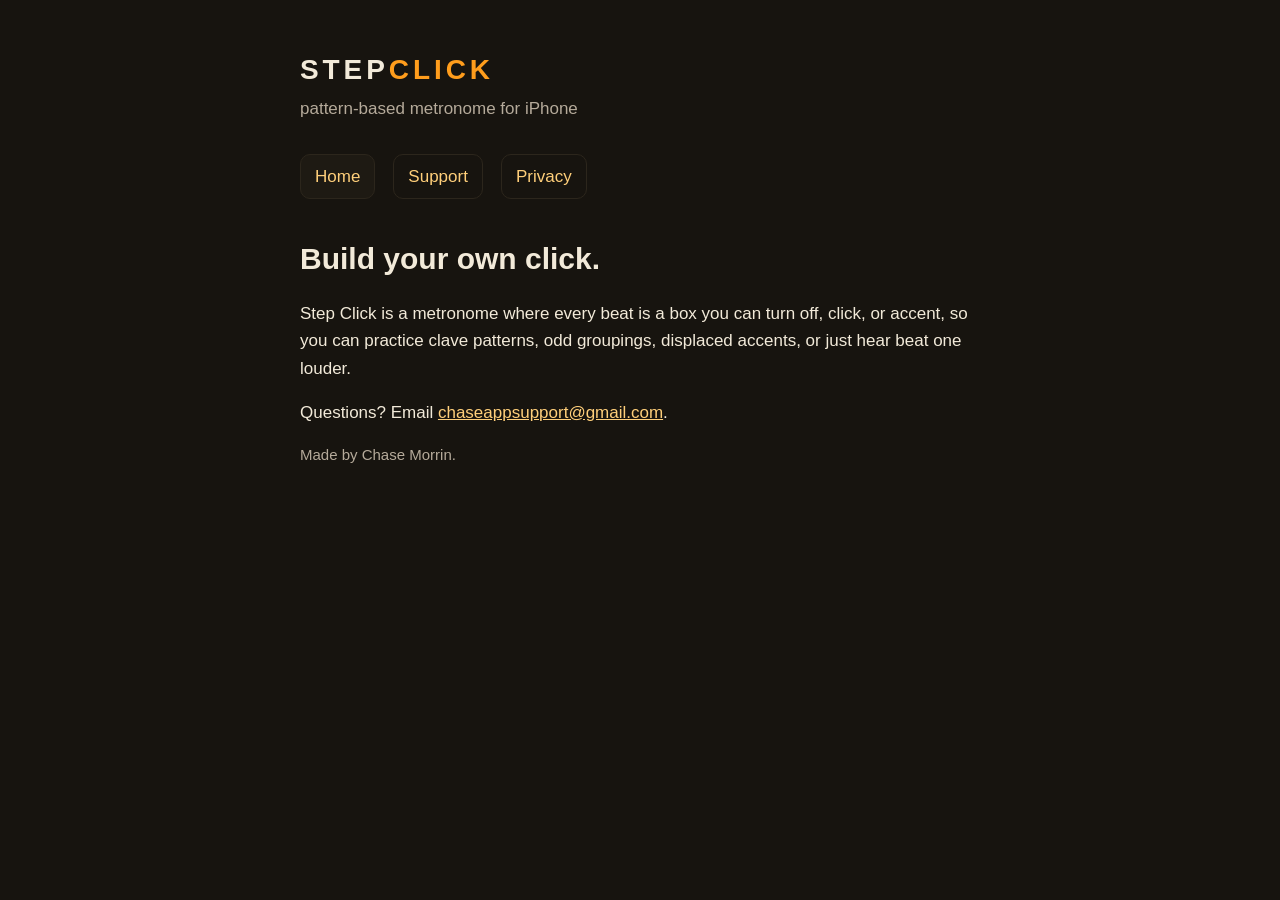
<file: docs/index.html>
<!doctype html>
<html lang="en"><head><meta charset="utf-8"><meta name="viewport" content="width=device-width,initial-scale=1">
<title>Step Click</title><link rel="stylesheet" href="style.css"></head>
<body><main>
<p class="brand">STEP<span>CLICK</span></p><p class="tag">pattern-based metronome for iPhone</p>
<nav><a href="./" aria-current="page">Home</a><a href="support.html">Support</a><a href="privacy.html">Privacy</a></nav>
<h1>Build your own click.</h1>
<p>Step Click is a metronome where every beat is a box you can turn off, click, or accent, so you can practice clave patterns, odd groupings, displaced accents, or just hear beat one louder.</p>
<p>Questions? Email <a href="mailto:chaseappsupport@gmail.com">chaseappsupport@gmail.com</a>.</p>
<p class="muted">Made by Chase Morrin.</p>
</main></body></html>
</file>
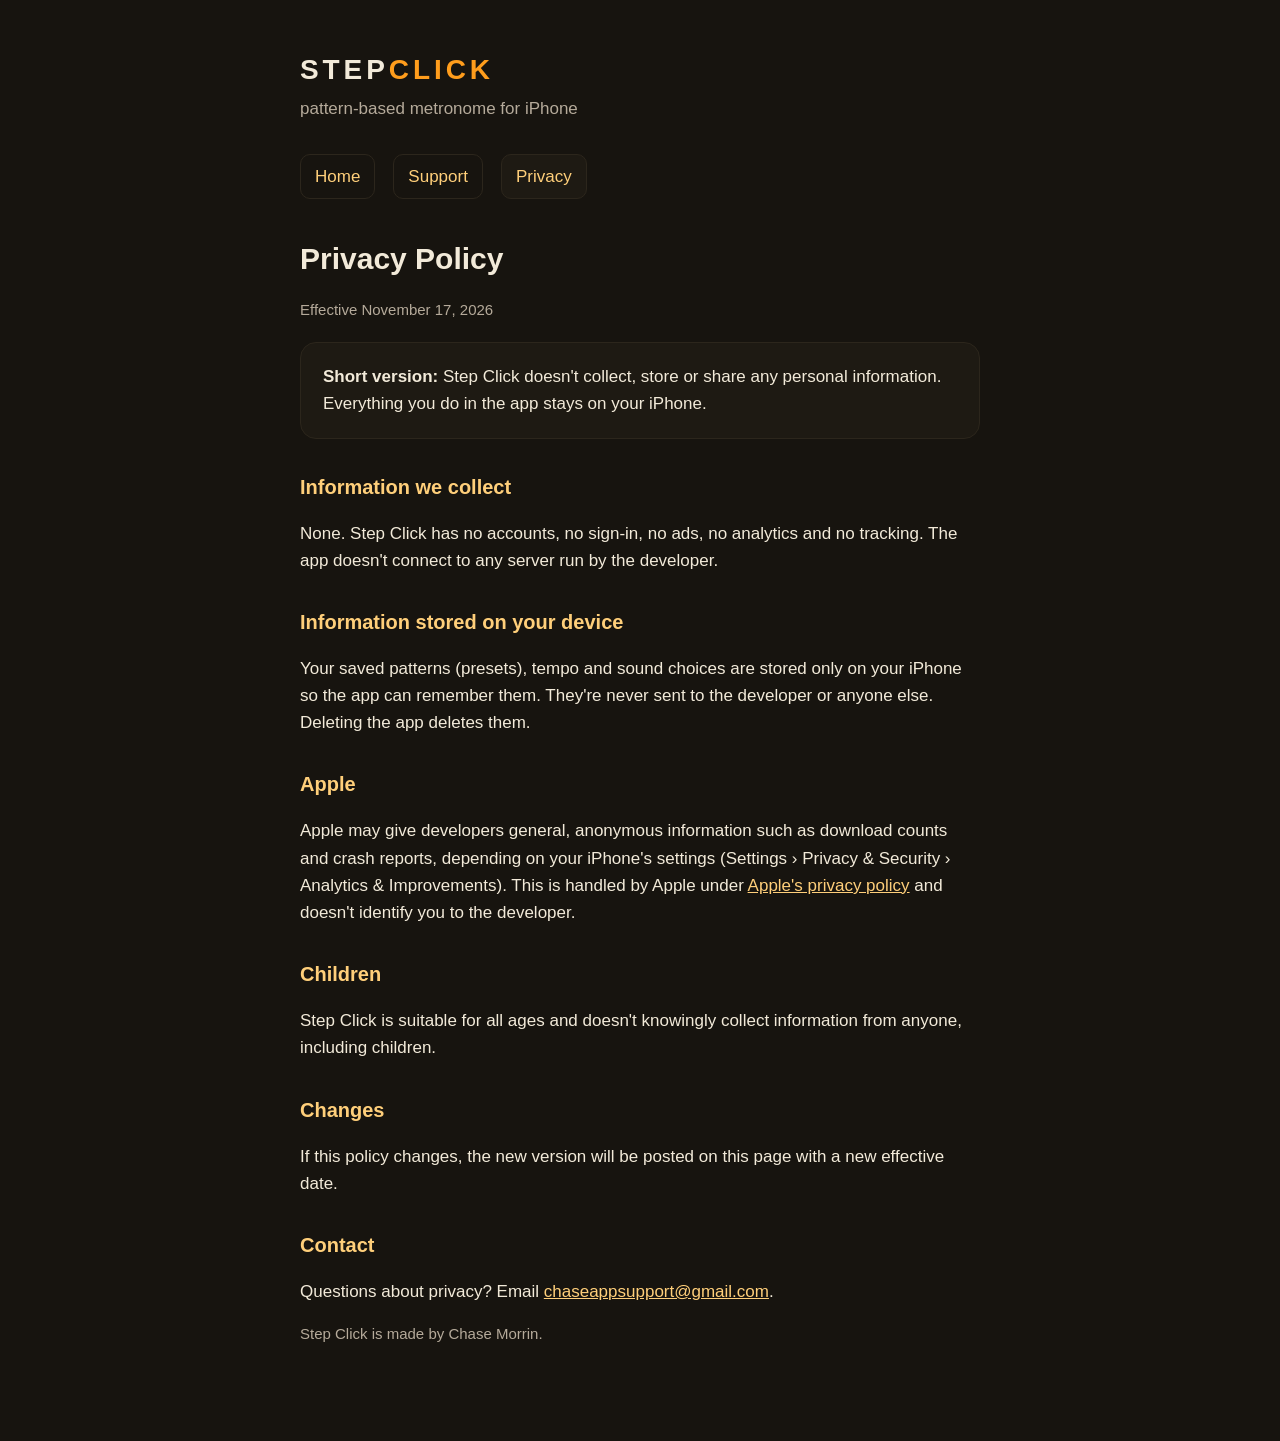
<file: docs/privacy.html>
<!doctype html>
<html lang="en"><head><meta charset="utf-8"><meta name="viewport" content="width=device-width,initial-scale=1">
<title>Step Click Privacy Policy</title><link rel="stylesheet" href="style.css"></head>
<body><main>
<p class="brand">STEP<span>CLICK</span></p><p class="tag">pattern-based metronome for iPhone</p>
<nav><a href="./">Home</a><a href="support.html">Support</a><a href="privacy.html" aria-current="page">Privacy</a></nav>
<h1>Privacy Policy</h1>
<p class="muted">Effective November 17, 2026</p>
<div class="card"><p style="margin:0"><strong>Short version:</strong> Step Click doesn't collect, store or share any personal information. Everything you do in the app stays on your iPhone.</p></div>
<h2>Information we collect</h2>
<p>None. Step Click has no accounts, no sign-in, no ads, no analytics and no tracking. The app doesn't connect to any server run by the developer.</p>
<h2>Information stored on your device</h2>
<p>Your saved patterns (presets), tempo and sound choices are stored only on your iPhone so the app can remember them. They're never sent to the developer or anyone else. Deleting the app deletes them.</p>
<h2>Apple</h2>
<p>Apple may give developers general, anonymous information such as download counts and crash reports, depending on your iPhone's settings (Settings › Privacy &amp; Security › Analytics &amp; Improvements). This is handled by Apple under <a href="https://www.apple.com/legal/privacy/">Apple's privacy policy</a> and doesn't identify you to the developer.</p>
<h2>Children</h2>
<p>Step Click is suitable for all ages and doesn't knowingly collect information from anyone, including children.</p>
<h2>Changes</h2>
<p>If this policy changes, the new version will be posted on this page with a new effective date.</p>
<h2>Contact</h2>
<p>Questions about privacy? Email <a href="mailto:chaseappsupport@gmail.com">chaseappsupport@gmail.com</a>.</p>
<p class="muted">Step Click is made by Chase Morrin.</p>
</main></body></html>
</file>
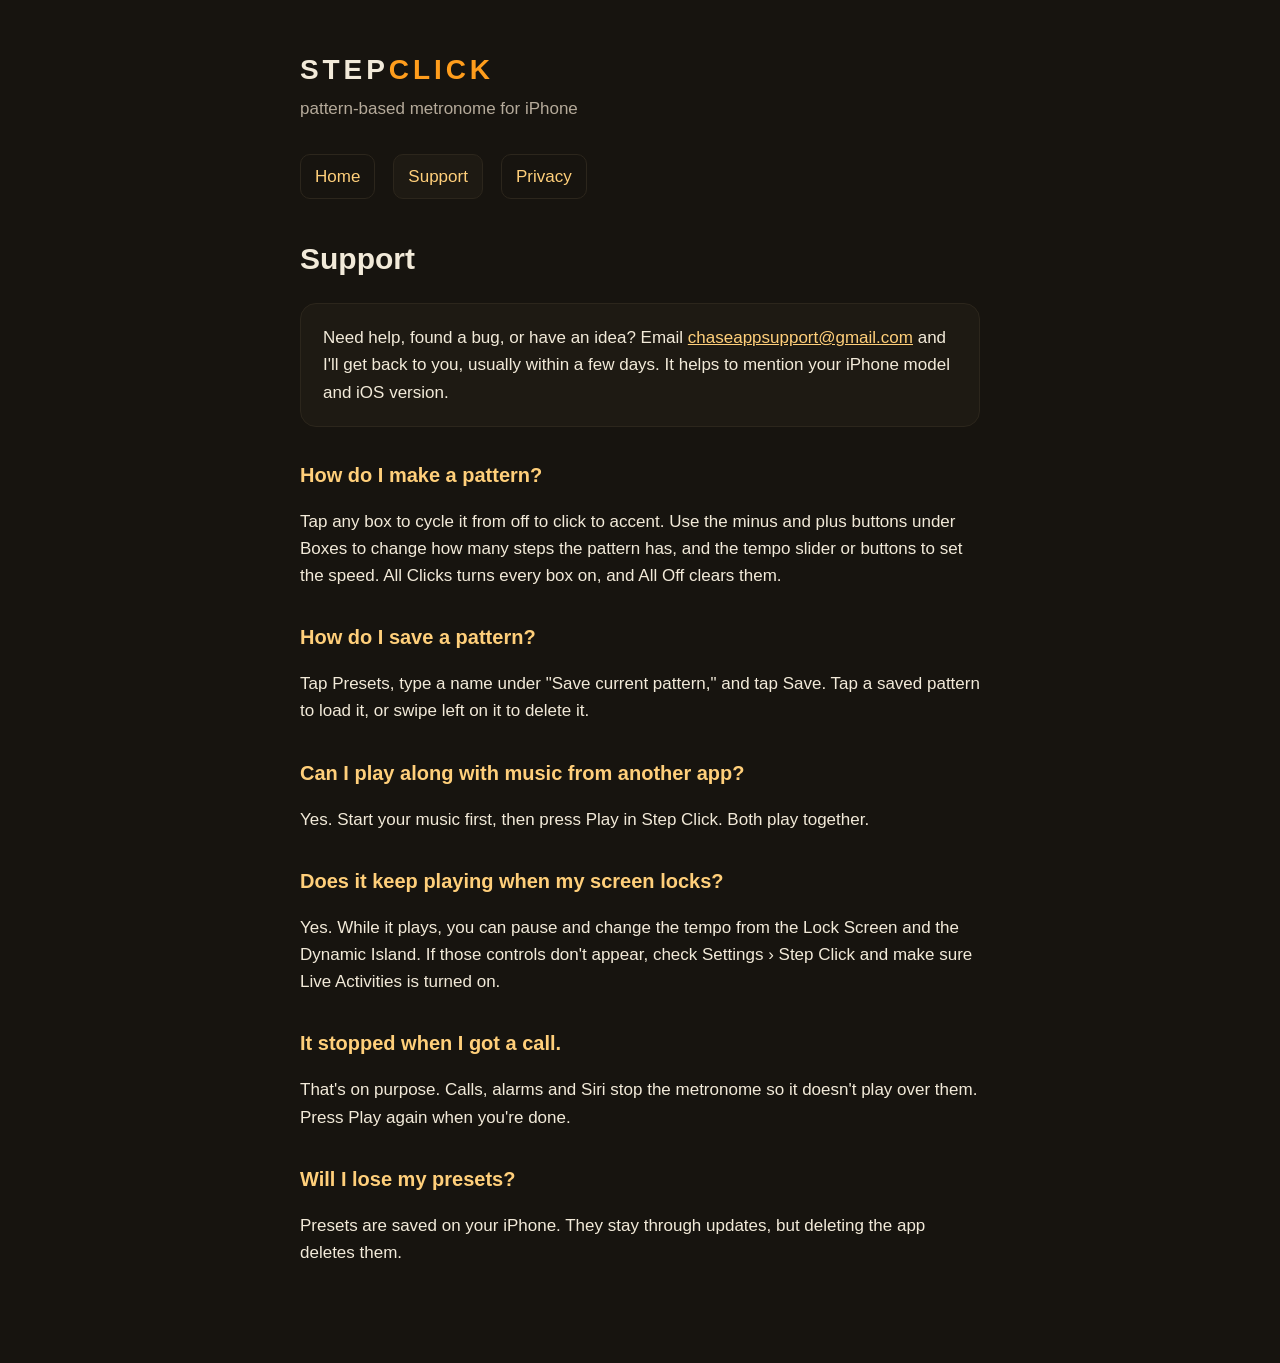
<file: docs/support.html>
<!doctype html>
<html lang="en"><head><meta charset="utf-8"><meta name="viewport" content="width=device-width,initial-scale=1">
<title>Step Click Support</title><link rel="stylesheet" href="style.css"></head>
<body><main>
<p class="brand">STEP<span>CLICK</span></p><p class="tag">pattern-based metronome for iPhone</p>
<nav><a href="./">Home</a><a href="support.html" aria-current="page">Support</a><a href="privacy.html">Privacy</a></nav>
<h1>Support</h1>
<div class="card">
<p style="margin:0">Need help, found a bug, or have an idea? Email <a href="mailto:chaseappsupport@gmail.com">chaseappsupport@gmail.com</a> and I'll get back to you, usually within a few days. It helps to mention your iPhone model and iOS version.</p>
</div>
<h2>How do I make a pattern?</h2>
<p>Tap any box to cycle it from off to click to accent. Use the minus and plus buttons under Boxes to change how many steps the pattern has, and the tempo slider or buttons to set the speed. All Clicks turns every box on, and All Off clears them.</p>
<h2>How do I save a pattern?</h2>
<p>Tap Presets, type a name under "Save current pattern," and tap Save. Tap a saved pattern to load it, or swipe left on it to delete it.</p>
<h2>Can I play along with music from another app?</h2>
<p>Yes. Start your music first, then press Play in Step Click. Both play together.</p>
<h2>Does it keep playing when my screen locks?</h2>
<p>Yes. While it plays, you can pause and change the tempo from the Lock Screen and the Dynamic Island. If those controls don't appear, check Settings › Step Click and make sure Live Activities is turned on.</p>
<h2>It stopped when I got a call.</h2>
<p>That's on purpose. Calls, alarms and Siri stop the metronome so it doesn't play over them. Press Play again when you're done.</p>
<h2>Will I lose my presets?</h2>
<p>Presets are saved on your iPhone. They stay through updates, but deleting the app deletes them.</p>
</main></body></html>
</file>
<file: docs/style.css>
:root{--bg:#17140F;--panel:#1E1A13;--edge:#2C261C;--amber:#FF9D1C;--soft:#FFCF7A;--text:#F2EAD9;--dim:#B5AA9A}
*{box-sizing:border-box}
body{margin:0;background:var(--bg);color:var(--text);font:17px/1.6 -apple-system,BlinkMacSystemFont,"Inter","Helvetica Neue",Arial,sans-serif}
main{max-width:720px;margin:0 auto;padding:48px 20px 80px}
.brand{font-weight:800;letter-spacing:.14em;font-size:28px;margin:0}
.brand span{color:var(--amber)}
.tag{color:var(--dim);margin:2px 0 32px}
nav{display:flex;gap:18px;margin-bottom:36px;flex-wrap:wrap}
nav a{color:var(--soft);text-decoration:none;border:1px solid var(--edge);padding:8px 14px;border-radius:10px}
nav a:hover,nav a[aria-current]{background:var(--panel)}
h1{font-size:30px;margin:0 0 8px}
h2{font-size:20px;margin:32px 0 6px;color:var(--soft)}
p,li{color:var(--text)}
.muted{color:var(--dim);font-size:15px}
a{color:var(--soft)}
.card{background:var(--panel);border:1px solid var(--edge);border-radius:16px;padding:20px 22px;margin:20px 0}
</file>
